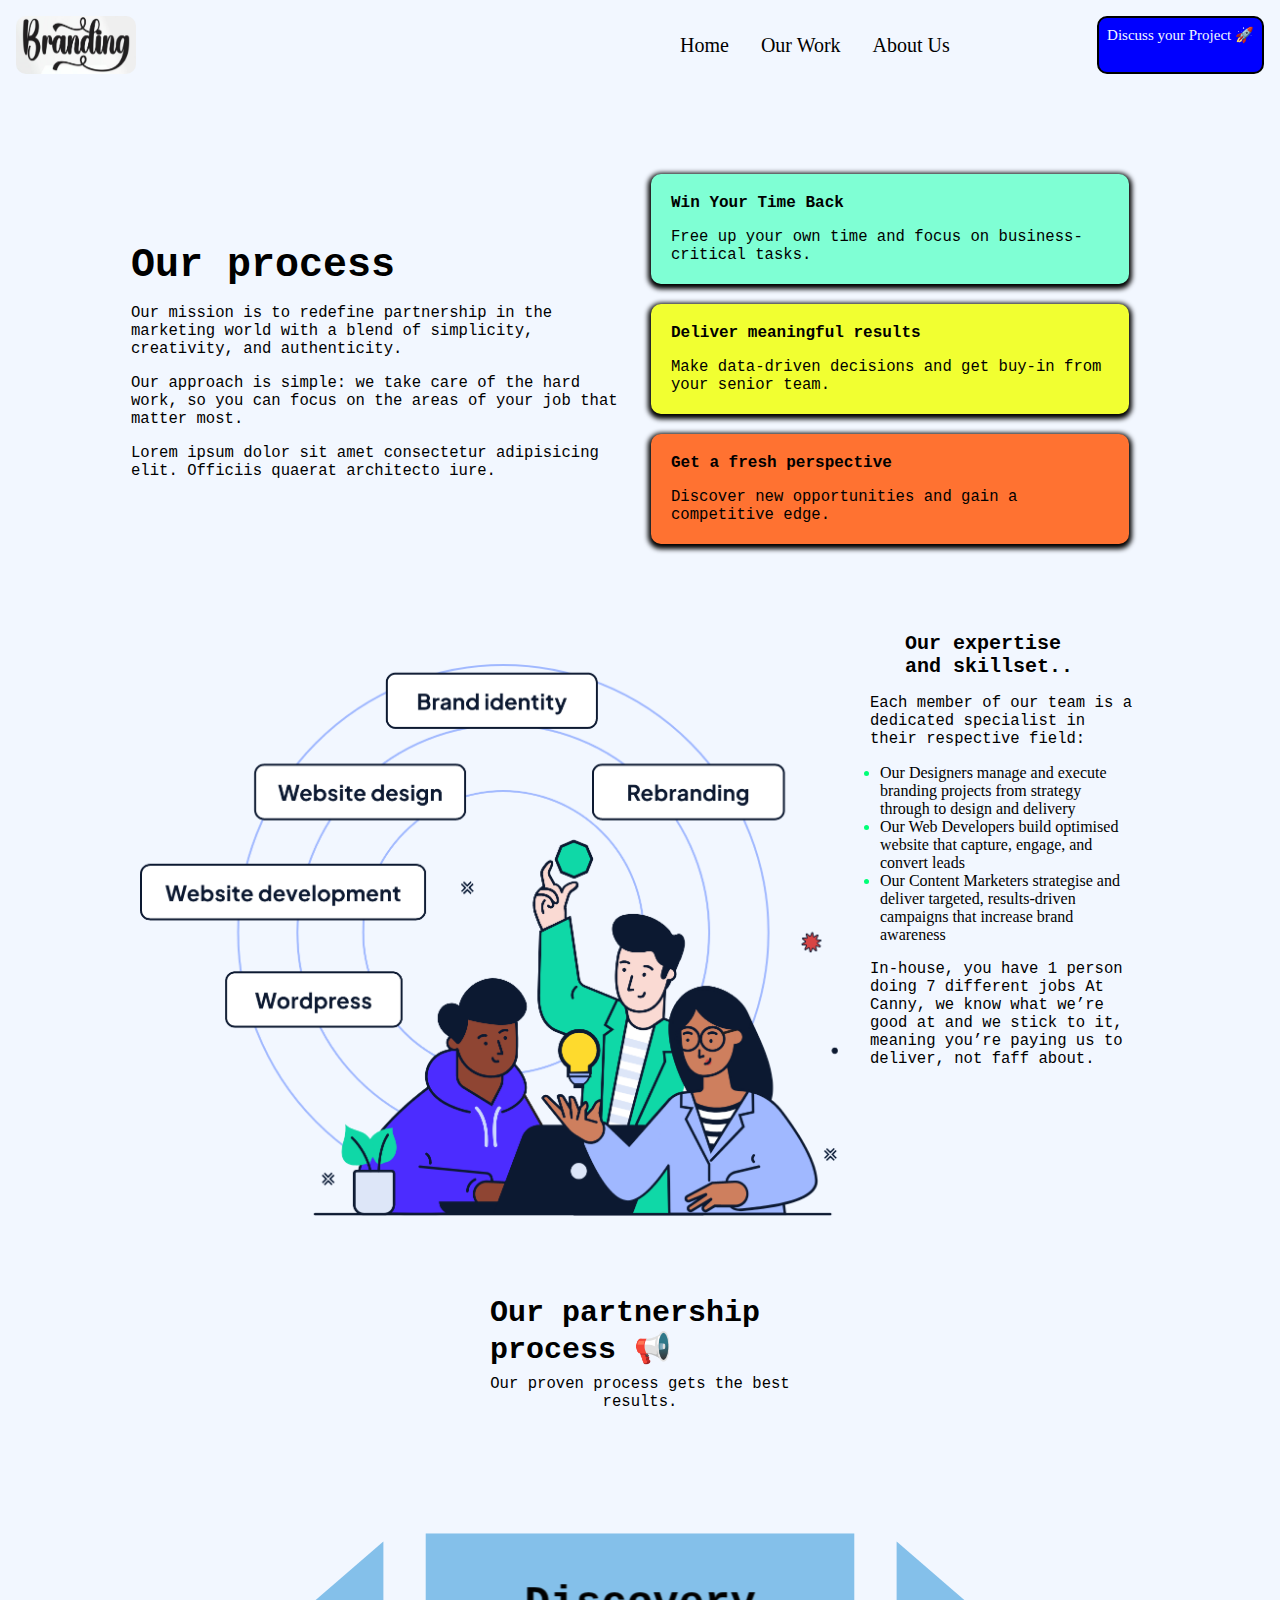
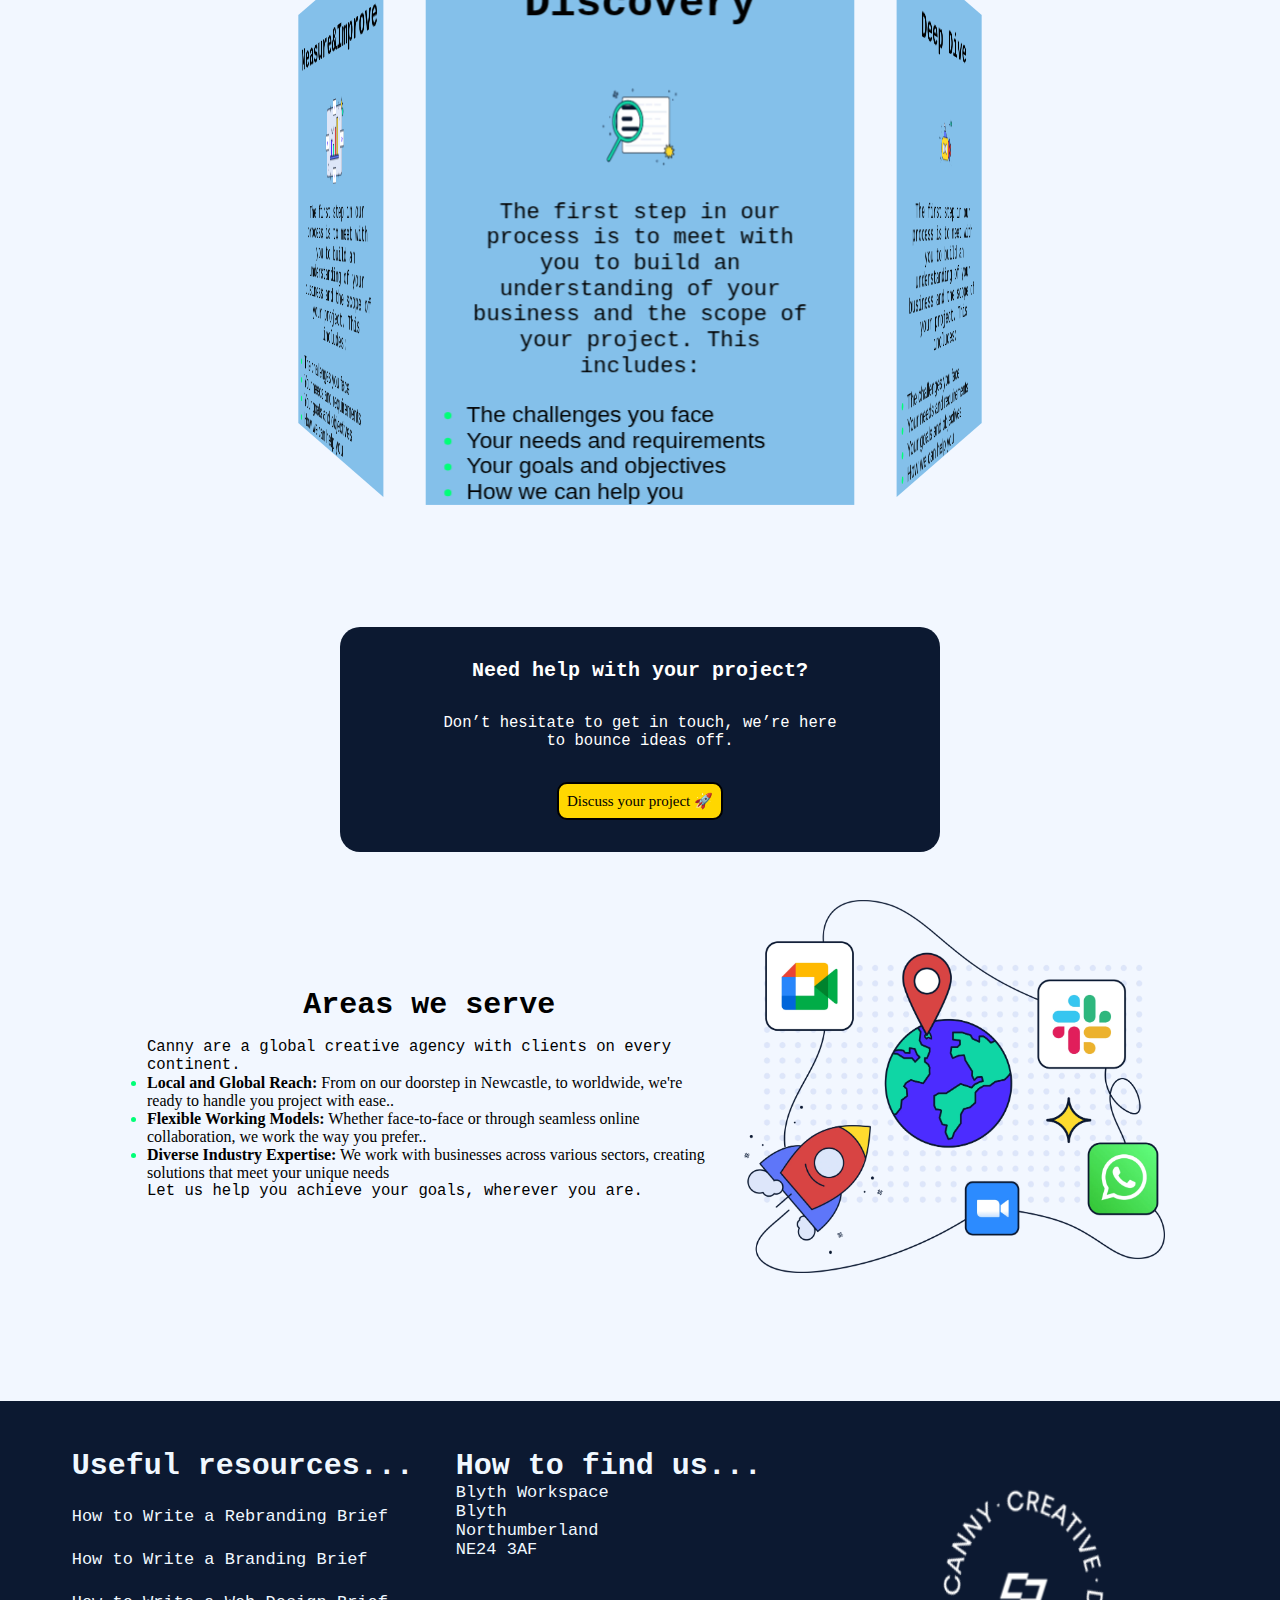
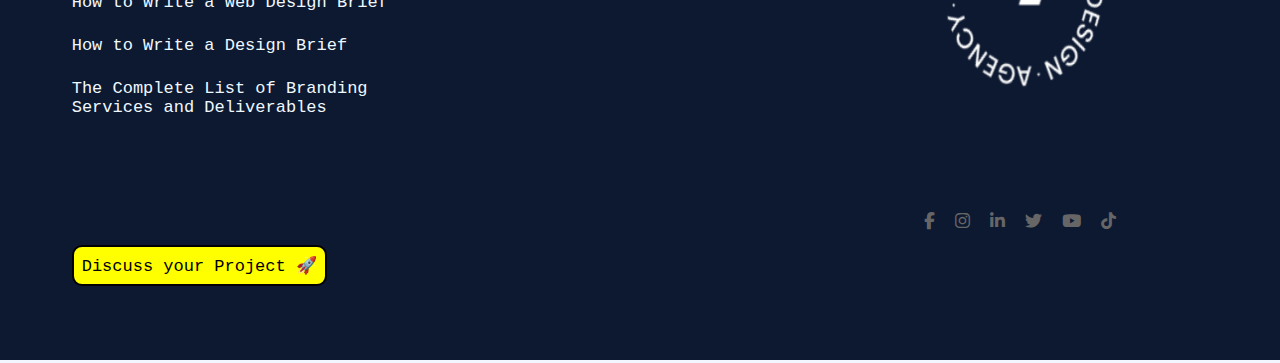
<file: pages/our-process.html>
<!DOCTYPE html>
<html lang="en">
  <head>
    <meta charset="UTF-8" />
    <meta name="viewport" content="width=device-width, initial-scale=1.0" />
    <link rel="shortcut icon" href="../imgs/logo.jpeg" type="image/x-icon" />
    <link rel="stylesheet" href="../styles/main.css" />
    <link rel="stylesheet" href="../styles/header.css" />
    <link rel="stylesheet" href="../styles/footer.css" />
    <link rel="stylesheet" href="../styles/our-process.css" />
    <link rel="stylesheet" href="../styles/slider.css" />
    <link rel="stylesheet" href="../styles/need-help.css" />
    <title>our-process</title>
    <link
      rel="stylesheet"
      href="https://cdnjs.cloudflare.com/ajax/libs/font-awesome/6.4.0/css/all.min.css"
    />
  </head>
  <body>
    <!-- header -->
    <header>
      <div class="header">
        <div class="logo">
          <a href="../index.html"><img src="../imgs/Logo1.jpg" alt="logo" /></a>
        </div>
        <div id="menu">
          <img src="../imgs/menu.png" alt="menu" />
        </div>
        <div class="Links">
          <ul>
            <li><a href="../index.html">Home</a></li>
            <li><a href="./our-work.html">Our Work</a></li>
            <li><a href="./about-us.html">About Us</a></li>
          </ul>
          <a href="./discuss.html" class="discuss">Discuss your Project 🚀</a>
        </div>
      </div>
    </header>
    <!-- Menu Content -->
    <div id="MenuContent">
      <div id="close">
        <img src="../imgs/close.png" alt="" />
      </div>
      <div class="logo">
        <a href="../index.html"> <img src="../imgs/Logo1.jpg" alt="" /></a>
      </div>
      <h2><a href="../index.html">Home</a></h2>
      <a href="./our-work.html"><h2>Our work</h2></a>
      <h2><a href="./about-us.html">About Us</a></h2>
      <h2><a href="./discuss.html">Discuss project</a></h2>
    </div>
    <div id="menuBg"></div>
    <script src="../js/menu.js"></script>
    <!-- end of menu content -->
    <!-- end header -->
    <!-- main -->
    <main>
      <!-- hero -->
      <section id="hero">
        <div class="hero-content">
          <h1>Our process</h1>
          <p>
            Our mission is to redefine partnership in the marketing world with a
            blend of simplicity, creativity, and authenticity.
          </p>
          <p>
            Our approach is simple: we take care of the hard work, so you can
            focus on the areas of your job that matter most.
          </p>
          <p>
            Lorem ipsum dolor sit amet consectetur adipisicing elit. Officiis
            quaerat architecto iure.
          </p>
        </div>

        <div class="features">
          <div class="feature feature1">
            <h2>Win Your Time Back</h2>
            <p>Free up your own time and focus on business-critical tasks.</p>
          </div>

          <div class="feature feature2">
            <h2>Deliver meaningful results</h2>
            <p>
              Make data-driven decisions and get buy-in from your senior team.
            </p>
          </div>

          <div class="feature feature3">
            <h2>Get a fresh perspective</h2>
            <p>Discover new opportunities and gain a competitive edge.</p>
          </div>
        </div>
      </section>
      <!-- end hero section -->
      <!-- expertise -->
      <section id="expertise">
        <div class="expertise-img">
          <img src="../imgs/oueProces.png" alt="Designer" />
        </div>
        <div class="expertise-item">
          <h2>Our expertise and skillset..</h2>
          <p>
            Each member of our team is a dedicated specialist in their
            respective field:
          </p>
          <ul>
            <li>
              Our Designers manage and execute branding projects from strategy
              through to design and delivery
            </li>
            <li>
              Our Web Developers build optimised website that capture, engage,
              and convert leads
            </li>
            <li>
              Our Content Marketers strategise and deliver targeted,
              results-driven campaigns that increase brand awareness
            </li>
          </ul>

          <p>
            In-house, you have 1 person doing 7 different jobs At Canny, we know
            what we’re good at and we stick to it, meaning you’re paying us to
            deliver, not faff about.
          </p>
        </div>
      </section>
      <!-- end expertise -->

      <!-- Slider Section -->
      <div class="tittel">
        <h2>Our partnership process 📢</h2>
        <p>Our proven process gets the best results.</p>
      </div>
      <section class="sliderSection">
        <div class="slider-container">
          <div class="slider">
            <div class="slide">
              <h2>Discovery</h2>
              <img
                src="../imgs/slider1.webp"
                alt=""
              />
              <p>
                The first step in our process is to meet with you to build an
                understanding of your business and the scope of your project.
                This includes:
              </p>
              <ul>
                <li>The challenges you face</li>
                <li>Your needs and requirements</li>
                <li>Your goals and objectives</li>
                <li>How we can help you</li>
              </ul>
            </div>
            <div class="slide">
              <h2>Deep Dive</h2>
              <img
                src="../imgs/slider2.png"
                alt=""
              />
              <p>
                The first step in our process is to meet with you to build an
                understanding of your business and the scope of your project.
                This includes:
              </p>
              <ul>
                <li>The challenges you face</li>
                <li>Your needs and requirements</li>
                <li>Your goals and objectives</li>
                <li>How we can help you</li>
              </ul>
            </div>
            <div class="slide">
              <h2>Strategy</h2>
              <img
                src="../imgs/slider3.png"
                alt=""
              />
              <p>
                The first step in our process is to meet with you to build an
                understanding of your business and the scope of your project.
                This includes:
              </p>
              <ul>
                <li>The challenges you face</li>
                <li>Your needs and requirements</li>
                <li>Your goals and objectives</li>
                <li>How we can help you</li>
              </ul>
            </div>
            <div class="slide">
              <h2>Execution</h2>
              <img
                src="../imgs/slider4.png"
                alt=""
              />
              <p>
                The first step in our process is to meet with you to build an
                understanding of your business and the scope of your project.
                This includes:
              </p>
              <ul>
                <li>The challenges you face</li>
                <li>Your needs and requirements</li>
                <li>Your goals and objectives</li>
                <li>How we can help you</li>
              </ul>
            </div>
            <div class="slide">
              <h2>Launch</h2>
              <img
                src="../imgs/slider5.png"
                alt=""
              />
              <p>
                The first step in our process is to meet with you to build an
                understanding of your business and the scope of your project.
                This includes:
              </p>
              <ul>
                <li>The challenges you face</li>
                <li>Your needs and requirements</li>
                <li>Your goals and objectives</li>
                <li>How we can help you</li>
              </ul>
            </div>
            <div class="slide">
              <h2>Measure&Improve</h2>
              <img
                src="../imgs/slider6.png"
                alt=""
              />
              <p>
                The first step in our process is to meet with you to build an
                understanding of your business and the scope of your project.
                This includes:
              </p>
              <ul>
                <li>The challenges you face</li>
                <li>Your needs and requirements</li>
                <li>Your goals and objectives</li>
                <li>How we can help you</li>
              </ul>
            </div>
          </div>
        </div>
        <!-- slider script -->
        <script src="../js/slider.js"></script>
      </section>
      <!--end Slider section -->
      <!-- need help -->
      <div class="needHelp">
        <h3>Need help with your project?</h3>
        <p>Don’t hesitate to get in touch, we’re here to bounce ideas off.</p>
        <a href="./discuss.html" class="discuss"> Discuss your project 🚀</a>
      </div>
      <!-- end need help -->

      <!-- Earth section -->
      <section id="contain">
        <div class="text">
          <h2>Areas we serve</h2>
          <p>
            Canny are a global creative agency with clients on every continent.
          </p>
          <ul>
            <li>
              <b> Local and Global Reach:</b> From on our doorstep in Newcastle,
              to worldwide, we're ready to handle you project with ease..
            </li>
            <li>
              <b> Flexible Working Models:</b> Whether face-to-face or through
              seamless online collaboration, we work the way you prefer..
            </li>
            <li>
              <b> Diverse Industry Expertise:</b> We work with businesses across
              various sectors, creating solutions that meet your unique needs
            </li>
          </ul>
          <p>Let us help you achieve your goals, wherever you are.</p>
        </div>

        <div class="img">
          <img
            src="../imgs/eaarth.webp"
            width="300px"
            height="300px"
          />
        </div>
      </section>
      <!-- end earth section -->
    </main>
    <!-- end main -->

    <!-- Footer -->
    <footer>
      <div class="Footer">
        <div class="foter fLeft">
          <h2>Useful resources...</h2>
          <a href="">How to Write a Rebranding Brief</a>
          <a href="">How to Write a Branding Brief</a>
          <a href="">How to Write a Web Design Brief</a>
          <a href="">How to Write a Design Brief</a>
          <a href="">The Complete List of Branding Services and Deliverables</a>
          <a href="./discuss.html" class="discuss"> Discuss your Project 🚀</a>
        </div>
        <div class="foter fMedil">
          <h2>How to find us...</h2>
          <a href="">Blyth Workspace</a>
          <a href="">Blyth</a>
          <a href="">Northumberland</a>
          <a href="">NE24 3AF</a>
        </div>
        <div class="foter fRight">
          <div class="footerImge">
            <img src="../imgs/foter.png" alt="" />
          </div>
          <div class="social-icons">
            <a href="https://facebook.com" target="_blank" class="social-icon">
              <i class="fab fa-facebook-f"></i>
            </a>
            <a href="https://instagram.com" target="_blank" class="social-icon">
              <i class="fab fa-instagram"></i>
            </a>
            <a href="https://linkedin.com" target="_blank" class="social-icon">
              <i class="fab fa-linkedin-in"></i>
            </a>
            <a href="https://twitter.com" target="_blank" class="social-icon">
              <i class="fab fa-twitter"></i>
            </a>
            <a href="https://youtube.com" target="_blank" class="social-icon">
              <i class="fab fa-youtube"></i>
            </a>
            <a href="https://tiktok.com" target="_blank" class="social-icon">
              <i class="fab fa-tiktok"></i>
            </a>
          </div>
        </div>
      </div>
    </footer>
    <!-- end footer  -->
  </body>
</html>
</file>
<file: styles/main.css>
* {
  padding: 0;
  margin: 0;
  box-sizing: border-box;
  --bgColor: #f2f7ff;
}
body {
  background-color: var(--bgColor);
  display: grid;
  grid-template-areas:
    "header"
    "main"
    "footer";
    /* overflow-x: hidden; */
}

header {
  grid-area: header;
}
main {
  grid-area: main;
  min-height: 90vh;
}
footer {
  grid-area: footer;
}
/* Global */
p {
  font-family: monospace;
  font-size: larger;
}
a {
  text-decoration: none;
  color: inherit;
}
img,
video {
  width: 100%;
  height: 100%;
}
video {
  border-radius: 30px;
}
ul li {
  list-style: none;
  cursor: pointer;
}

h1,
h2,
h3,
h4 {
  font-family: monospace;
  width: max-content;
}
h3 {
  font-size: 20px;
}
h2 {
  font-size: 30px;
}
/* for the Error massages */
h6 {
  color: red;
}

/* Links Style */
.discuss {
  background-color: blue;
  color: #f2f7ff;
  border-radius: 10px;
  display: inline-block;
  padding: 0.5rem;
  border: solid black 2px;
  width: max-content;
  font-size: 15px;
}
.discuss:hover {
  box-shadow: 0px 3px 1px 2px rgb(177, 176, 176);
  border: solid black 2.2px;
}
.smallLink {
  border: 1px solid rgb(55, 27, 99);
  border-radius: 5px;
  color: rgb(99, 99, 167);
  padding: 0.1rem;
  margin: 0.2rem 0.3rem;

  display: inline-block;
}
.smallLink:hover {
  background-color: rgba(44, 44, 126, 0.386);
  color: rgb(27, 27, 89);
}
.defultLink {
  border: 2px solid black;
  border-radius: 20px;
  width: max-content;
  padding: 0.5rem;
  display: inline-block;
}
.defultLink:hover {
  box-shadow: 0px 3px 1px 2px rgb(177, 176, 176);
  border: solid black 2.5px;
}

/* To display eny thing Felx */
.disFlex {
  display: flex;
  /* justify-content: space-between; */
}
</file>
<file: styles/header.css>
header {
  position: sticky;

  z-index: 100;
  animation: headerAnim linear forwards;
  animation-timeline: scroll();
  animation-range-start: 5vh;
  /* animation-range-end: 80vh; */
}

@keyframes headerAnim {
  to {
    top: 0px;
    margin: 0 auto;
    width: 100%;
    /* border-radius: 0rem  0rem 2rem 2rem; */
    background-color: #1a48709b;
    backdrop-filter: blur(7px);
  }
}
.header {
 height: 10vh;
  display: flex;
  justify-content: space-between;
  padding: 1rem;
  max-width: 1400px;
  margin: 0 auto;
}
header .logo {
  width: 120px;
  height: 100%;
  img {
    border-radius: 10px;
  }
}

header .Links {
  display: none;
}
header .Links ul {
  display: flex;
  li {
    margin: auto 1rem;
    font-size: 20px;
  }
}

/* ************Menue****** */
header #menu {
  height: 100%;
  cursor: pointer;
  width: 40px;
  cursor: pointer;

}


/* ********* */
#MenuContent {
  background-color:rgb(11, 11, 71);
  height: 100%;
  width: 70%;
  position: absolute;
  position: fixed;
  top: 0;
  left: 30%;
  animation-name: menuAnimation;
  animation-duration: 0.2s;
  animation-timing-function: linear ;
  padding: 2rem;
  z-index: 100;
  display: none;
  border-radius: 60px 0 0 60px;
  color: aliceblue;
}
#menuBg {
  width: 100%;
  height: 1200%;
  position: fixed;
  top: 0;
  background-color: rgb(18, 127, 190);
  opacity: 55%;
  display: none;
  z-index: 99;
}

#MenuContent {
  h2 {
    margin: 2rem 0rem;
    cursor: pointer;
    color: var(--txtColor2);
    font-size: 20px;
  }
  h2:hover {
    color: #07eeacfb;
    font-size: 25px;
  }
}
#MenuContent .logo {
  height: 6vh;
  width: 130px;
margin:  4rem auto;
img{
  border-radius: 10px;
}
}
#MenuContent #close {
  height: 6dvh;
  width: 35px;
  cursor: pointer;
 
}
@keyframes menuAnimation {
  from {
    transform: translateX(200px);
  }
  to {
    transform: translateX(100px);
  }
}

/* end menue */
/* Meadia For Tablet */
@media (width>1200px) {

  header #menu {
    display: none;
  }
  header .Links {
    display: flex;
  justify-content: space-between;
  width: 600px;
  }
}
</file>
<file: styles/footer.css>
footer {
  height: max-content;
  background-color: #0c1931;
  align-content: center;
  color: aliceblue;
  margin-top: 6rem;
}

footer .Footer {
  width: 90%;
  height: 80%;
  margin: 3rem auto;
  display: flex;
  a {
    display: block;
    margin-top: 1.5rem;
    font-size: 17px;
    font-family: monospace;
  }
  .discuss {
    background-color: yellow;
    color: #000000;
    margin-top: 8rem;
  }
}

footer .Footer .foter {
  width: 32%;
  height: 100%;
  margin: 0 auto;
  /* background-color: #0077b5; */
}

footer .Footer .fMedil {
  a {
    margin: 0;
  }
}
footer .Footer .footerImge {
  width: 190px;
  height: 27vh;
  margin: 1rem auto;
  transform-origin: center;
  animation: wrapAround 10s infinite; /*Animation effect*/
  img {
    border-radius: 100%;
  }
}
@keyframes wrapAround {
  to {
    transform: rotate(360deg);
  }
}

/* Sochial icons  */
.social-icons {
  display: flex;
  gap: 20px;
  margin: 5rem auto;
  width: 200px;
}

.social-icon {
  text-decoration: none;
  font-size: 40px;
  color: #666; /* Default color */
  transition: color 0.3s;
}

.social-icon:hover {
  color: inherit;
}

.social-icon:hover .fa-facebook-f {
  color: #1877f2;
}

.social-icon:hover .fa-instagram {
  color: #e1306c;
}

.social-icon:hover .fa-linkedin-in {
  color: #0077b5;
}

.social-icon:hover .fa-twitter {
  color: #1da1f2;
}

.social-icon:hover .fa-youtube {
  color: #ff0000;
}

.social-icon:hover .fa-tiktok {
  color: #000000;
}
/* end of sochial icons */
@media (width<1000px) {
  footer {
    height: max-content;
  }
  footer .Footer {
    display: block;
    width: 280px;

  }
  footer .Footer .foter {
    width: 80%;

    margin: 1rem auto;
    a {
      margin-left: auto;
      margin-right: auto;
    }
  }
  footer .Footer .foter{
    h2{
      font-size: 22px;
    }
  }
}
</file>
<file: styles/our-process.css>
section {
  width: 300px;
  margin: 2rem auto;
}
.tittel {
  margin: 3rem auto;
  width: 300px;
  p {
    text-align: center;
  }
  h2 {
    width: 100%;
    margin-bottom: 0.5rem;
  }
}
#hero {
  padding: 1rem;
  h2 {
    font-size: 16px;
  }
  h1 {
    font-size: 40px;
    margin-bottom: 1rem;
  }
  p {
    margin-top: 1rem;
  }
}

#hero .hero-content {
  max-width: 500px;
  margin: 0 auto;
  align-content: center;
}

#hero .features {
  padding: 20px;
  margin-top: 1rem;
  cursor: pointer;
  h2 {
    width: 100%;
  }
}
#hero .features .feature {
  padding: 20px;
  border-radius: 10px;
  box-shadow: 0px 2px 5px 3px rgb(0, 0, 0);
  margin-bottom: 20px;
}
#hero .features .feature:hover {
  box-shadow: 5px 2px 5px rgb(0, 0, 0);
}
#hero .features .feature1 {
  background-color: aquamarine;
}
#hero .features .feature2 {
  background-color: rgb(241, 255, 49);
}
#hero .features .feature3 {
  background-color: rgb(255, 114, 49);
}

/* end of market section */

/* Experiance Section */
#expertise {
  h2 {
    font-size: 20px;
  }
}

#expertise .expertise-img {
  width: 250px;
  display: block;
  margin: 2rem auto;
}
#expertise .expertise-item {
  h2 {
    width: 200px;
    margin: 0 auto;
  }
  ul {
    width: 250px;
    margin: 0 auto;
  }
  li {
    list-style: disc;
  }
  ul li::marker {
    color: rgb(0, 255, 119);
  }
  p {
    width: 270px;
    margin: 1rem auto;
  }
}

/* end of experian */

/* Earth section */
#contain {
  background-color: #f2f7ff;
}
#contain .text {
  margin: 0 auto;
  align-content: center;
  padding: 2rem;
  h2 {
    margin: 1rem auto;
  }

  li {
    list-style: disc;
  }
  ul li::marker {
    color: rgb(0, 255, 119);
  }
}
#contain .img {
  margin: 0 auto;
  display: block;
  width: 250px;
}
/* end Earth section */
/* Media */
@media (width>900px) {
  section {
    width: 800px;
  }
  /* hero */
  #hero {
    display: flex;
  }
  /* experianc */
  #expertise {
    width: 800px;
    display: flex;
  }
  #expertise .expertise-img {
    width: 900px;
    margin-right: 2rem;
  }
  /* earth section */
  #contain {
    display: flex;
  }
  #contain .img {
    width: 600px;
  }
}
/* PC */
@media (width>1100px) {
  section {
    width: 1050px;
  }
  #expertise {
    width: 1000px;
  }
}
</file>
<file: styles/slider.css>
.sliderSection {
  display: flex;
  justify-content: center;
  align-items: center;
  height: 80vh;
  /* background-color: #f0f0f0; */
  margin: 0 auto;
  font-family: Arial, sans-serif;
}

.slider-container {
  perspective: 1000px;
}

.slider {
  width: 300px;
  height: 400px;
  position: relative;
  transform-style: preserve-3d;
  animation: rotate 20s infinite linear;

}

.slide {
  position: absolute;
  width: 100%;
  height: 100%;
  background-color: #3498db94;
  backface-visibility: hidden;
  transform-style: preserve-3d;
  cursor: pointer;
}

.slide img {
  width: 65px;
  height: 8vh;
  display: block;
  margin: 0 auto;
}
.slide h2 {
  width: max-content;
  margin: 2rem auto;
}
.slide p {
  text-align: center;
  width: 80%;
  margin: 1rem auto;
}

.slider-container .slider .slide ul {
  width: 90%;
  margin: 0 auto;
}
.slider-container .slider .slide ul li{
  width: 90%;
  margin: 0 auto;
  list-style: disc;
}
.slide ul li::marker {
  color: rgb(0, 255, 119);
}

.slide:nth-child(1) {
  transform: rotateY(0deg) translateZ(300px);
}
.slide:nth-child(2) {
  transform: rotateY(60deg) translateZ(300px);
}
.slide:nth-child(3) {
  transform: rotateY(120deg) translateZ(300px);
}
.slide:nth-child(4) {
  transform: rotateY(180deg) translateZ(300px);
}
.slide:nth-child(5) {
  transform: rotateY(240deg) translateZ(300px);
}
.slide:nth-child(6) {
  transform: rotateY(300deg) translateZ(300px);
}

@keyframes rotate {
  from {
    transform: rotateY(0deg);
  }
  to {
    transform: rotateY(360deg);
  }
}

@media(width<900px){
  .sliderSection{
    display: none;
  }
}
</file>
<file: styles/need-help.css>
.needHelp {
  border-radius: 20px;
  background-color: #0c1931;
  color: white;
  margin-bottom: 5rem;
  margin: 3rem auto;
  height: max-content;
  padding: 2rem;
  width: 300px;

}
.needHelp{
  h3 {
    margin: 0 auto;
    width: 90%;
  }
  p {
        width: 90%;

   text-align: center;
   margin: 2rem auto;
}

}
.needHelp .discuss {
  background-color: gold;
  color: black;
  display: block;
  margin:  0 auto;
}
@media(width>900px){
      .needHelp{
       width: 600px;
       h3{
      width: max-content;
       }
       p{
        width: 400px;
       }
    }
}
/* more than pc */
@media(width>1350px){
    .needHelp{
       width: 1050px;
    }
}
</file>
